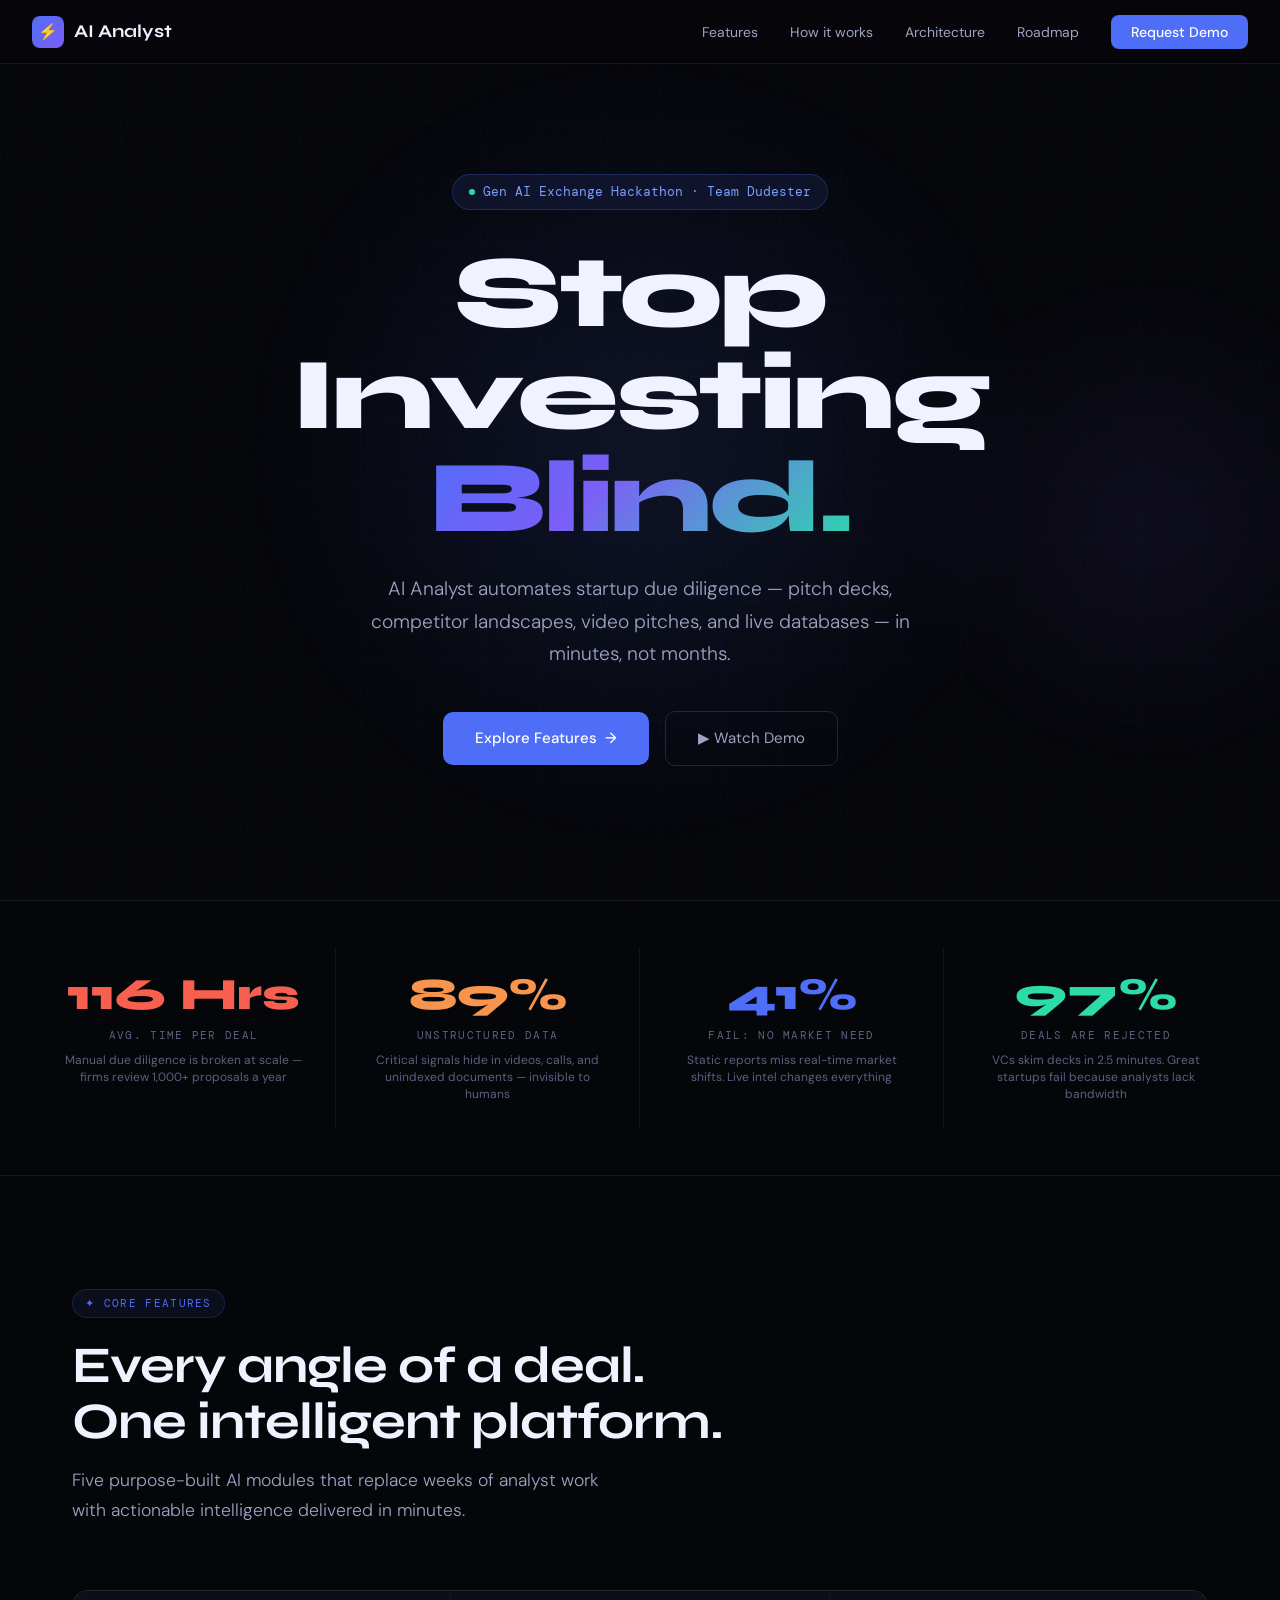
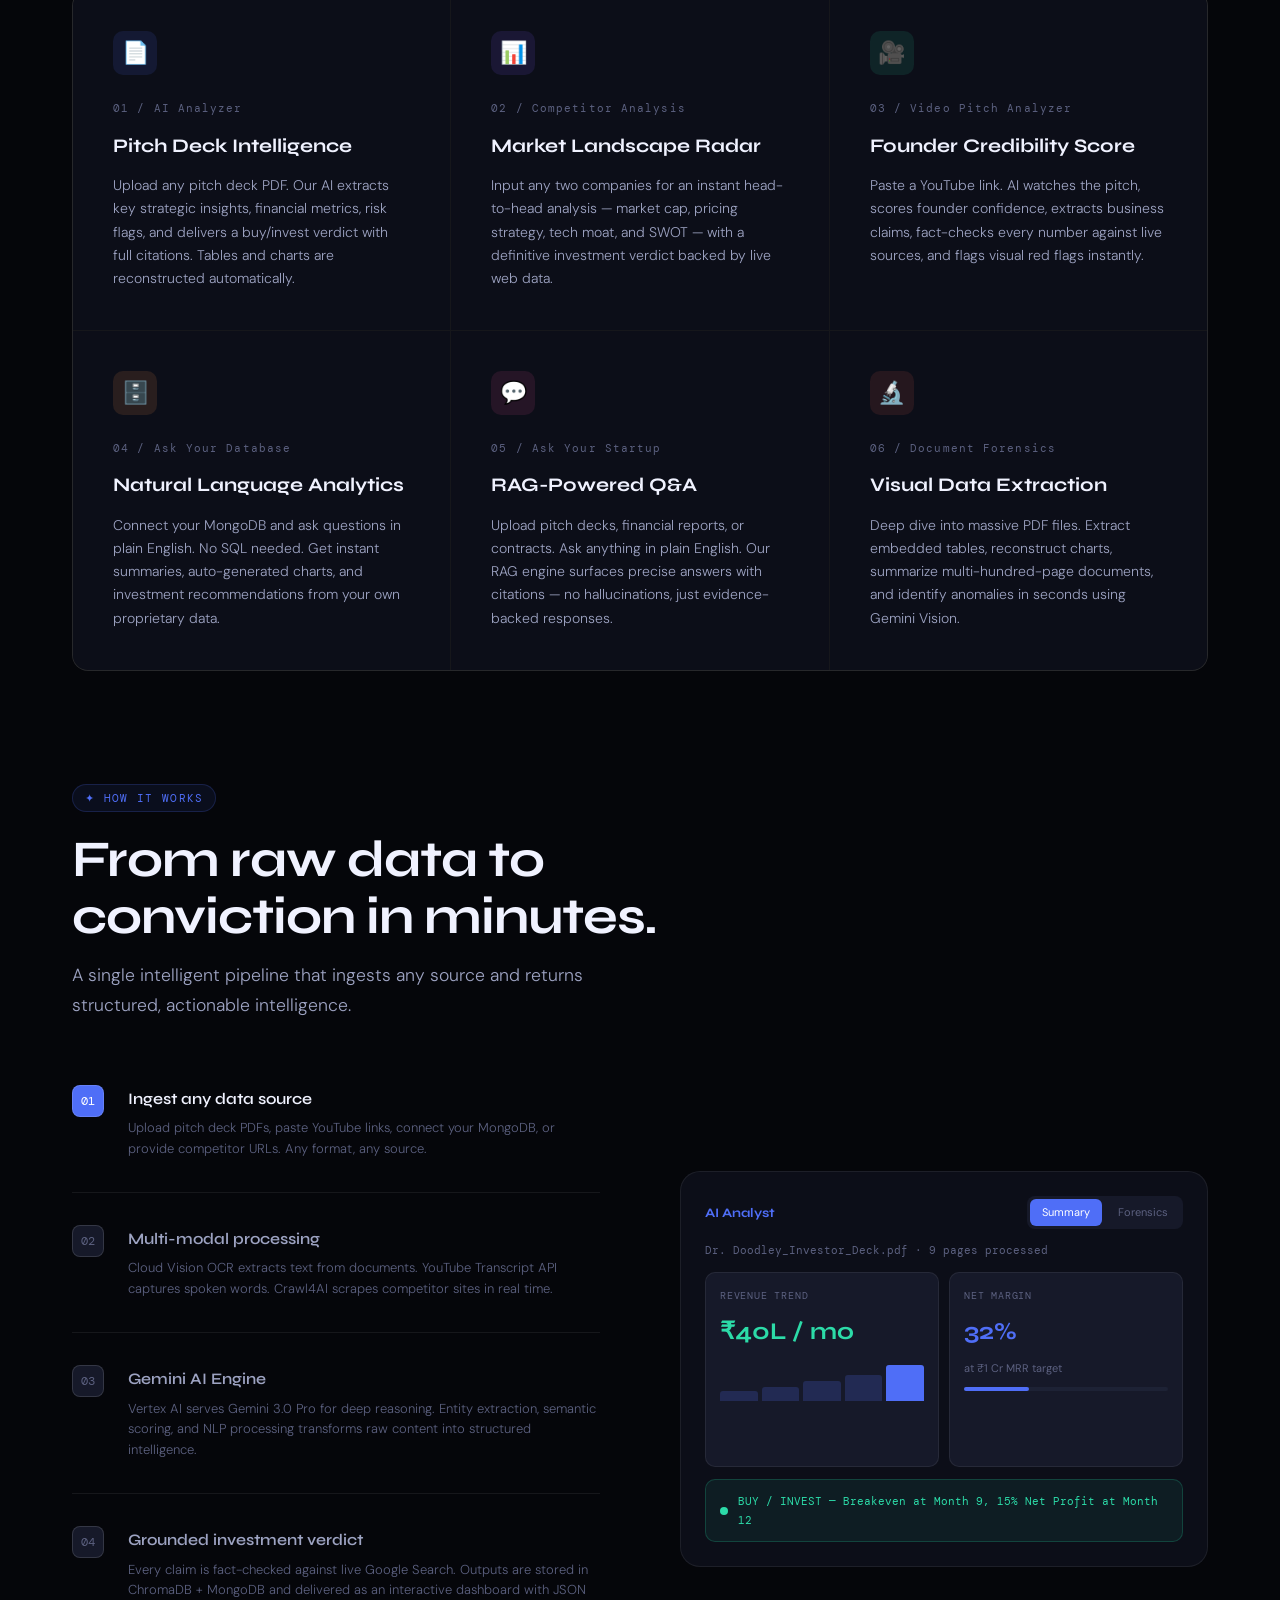
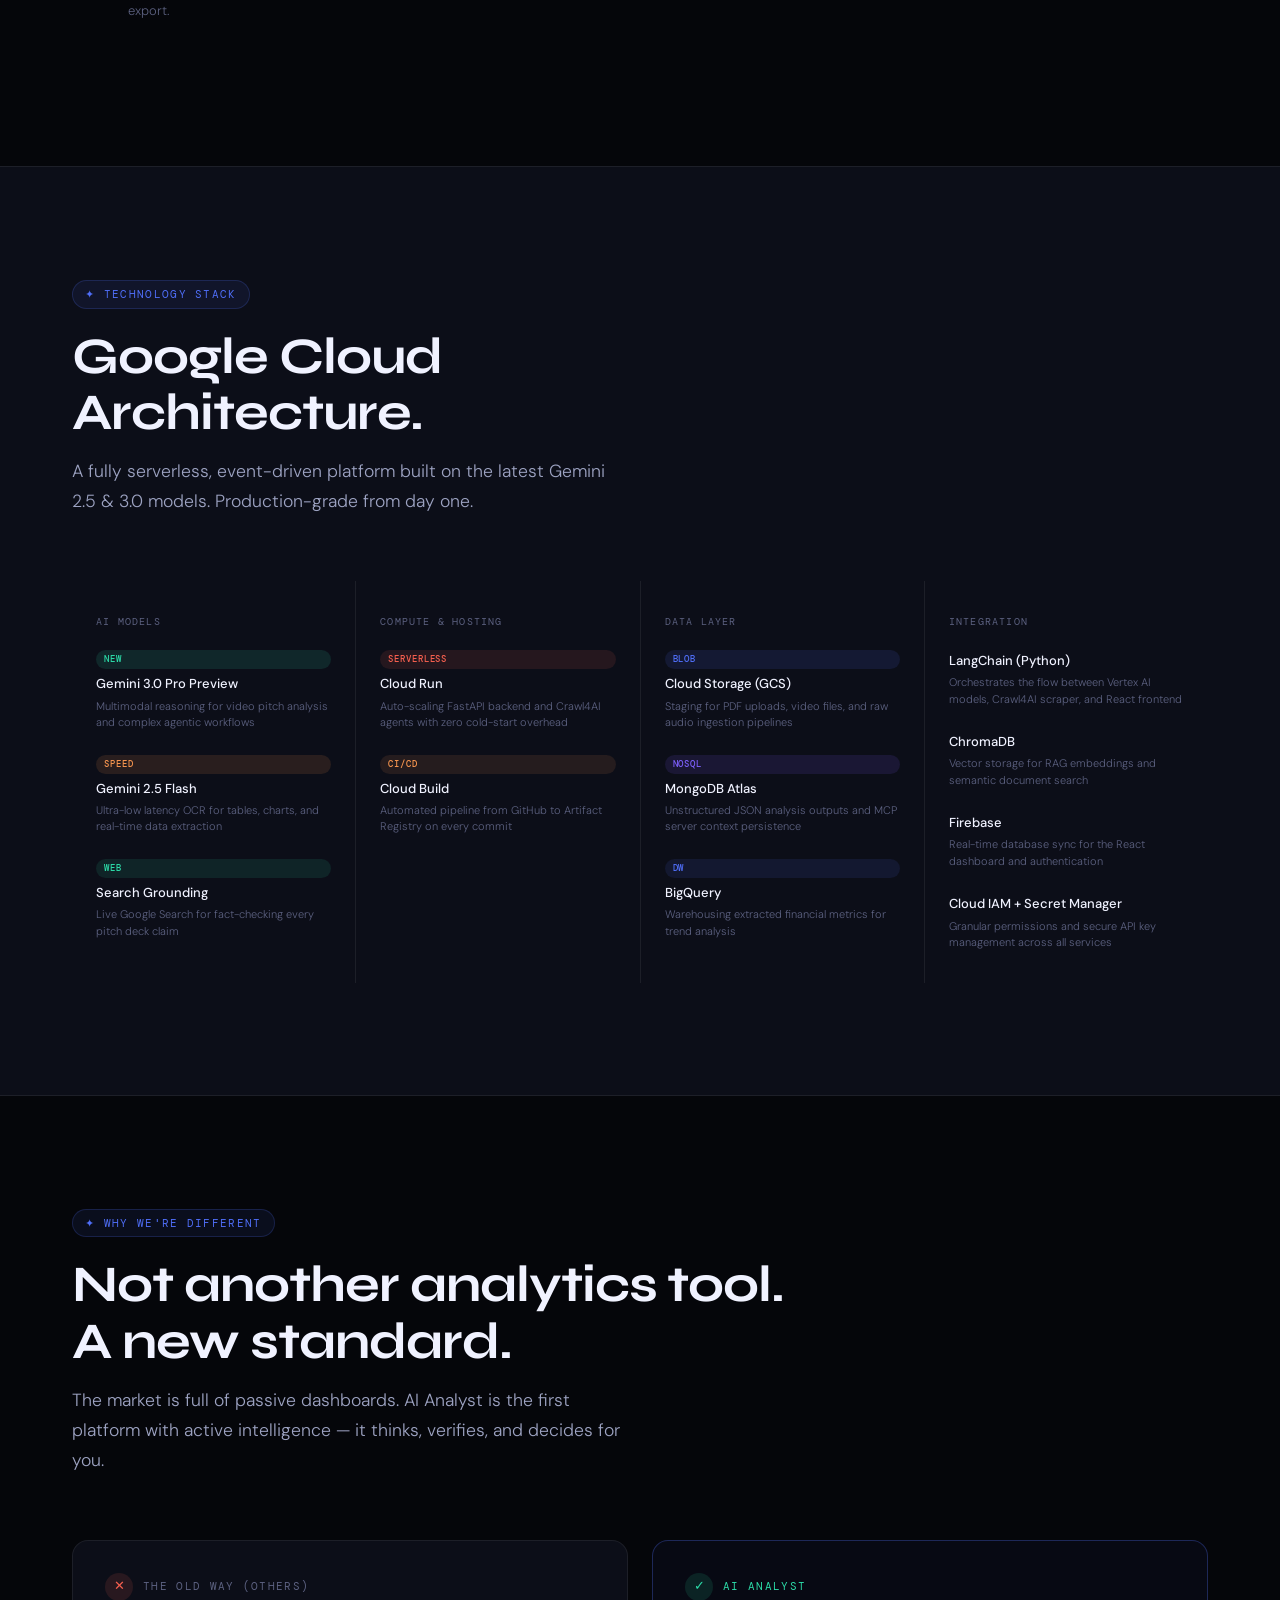
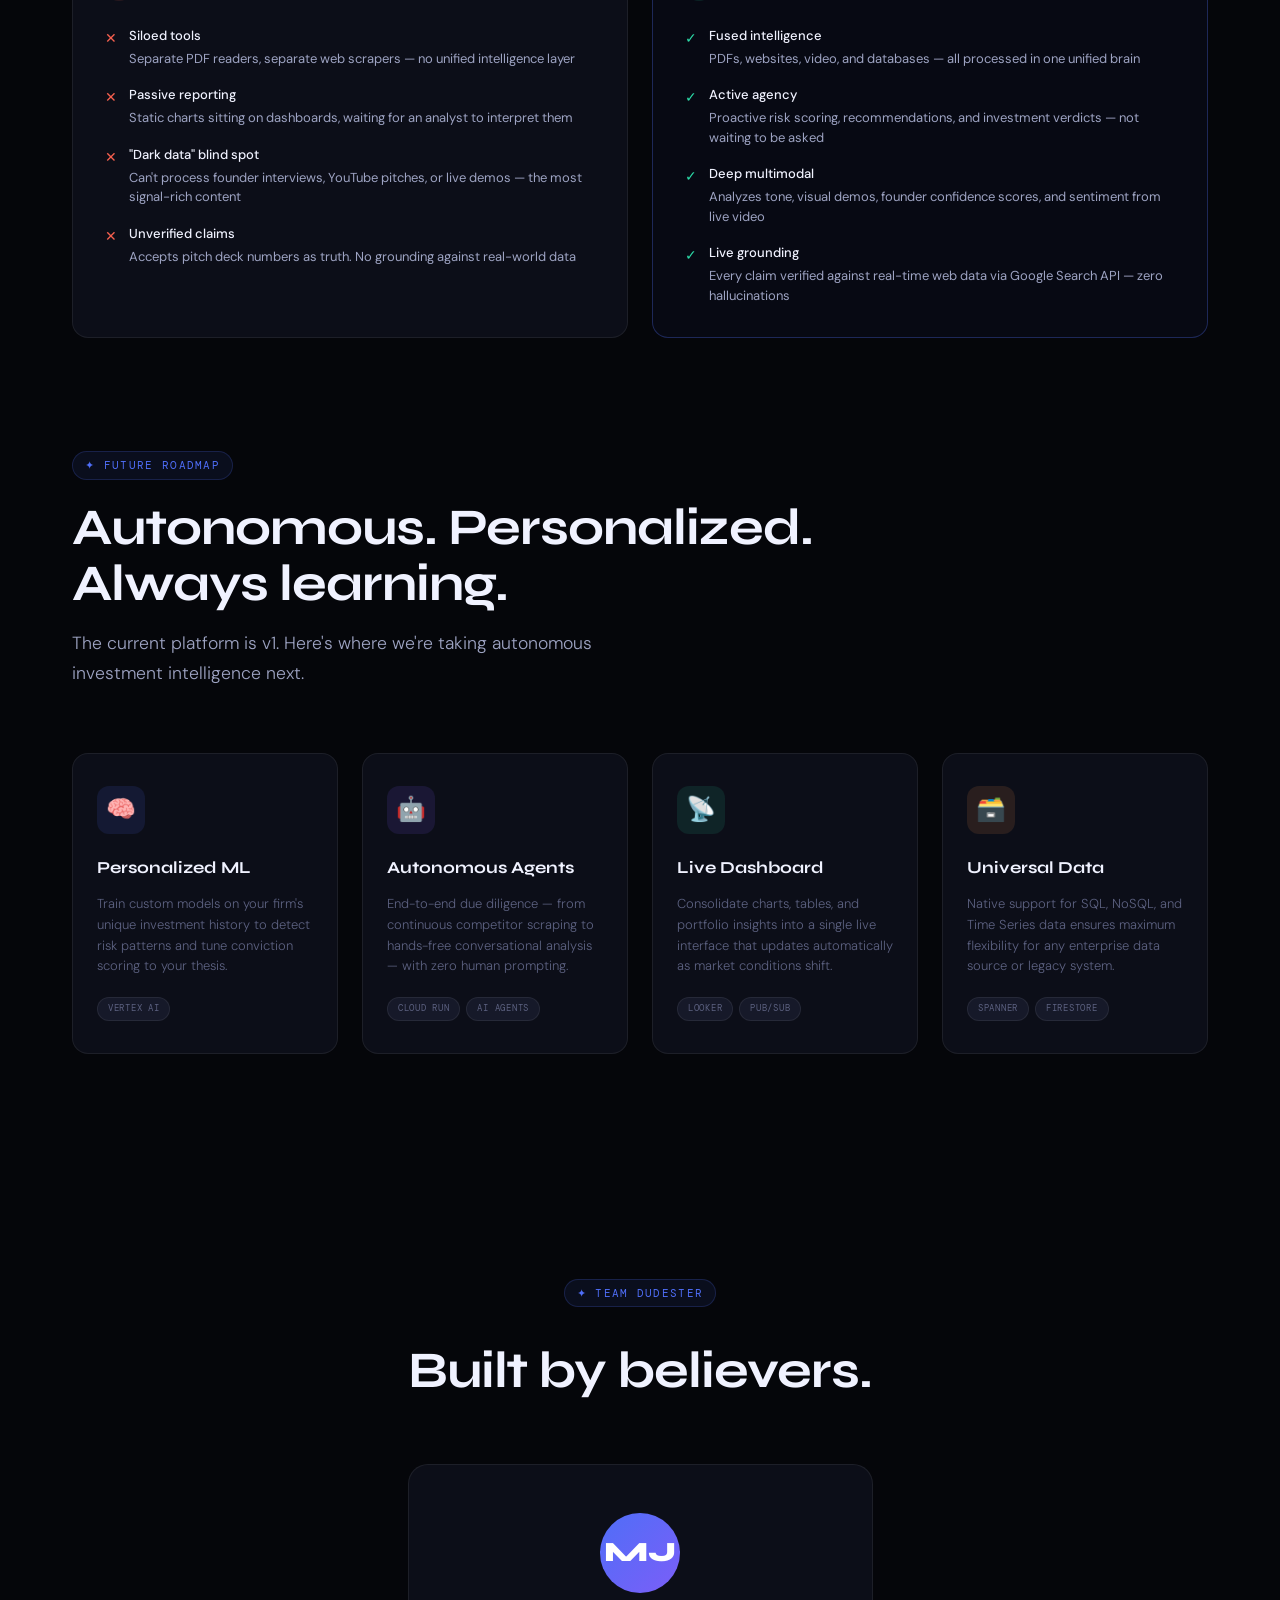
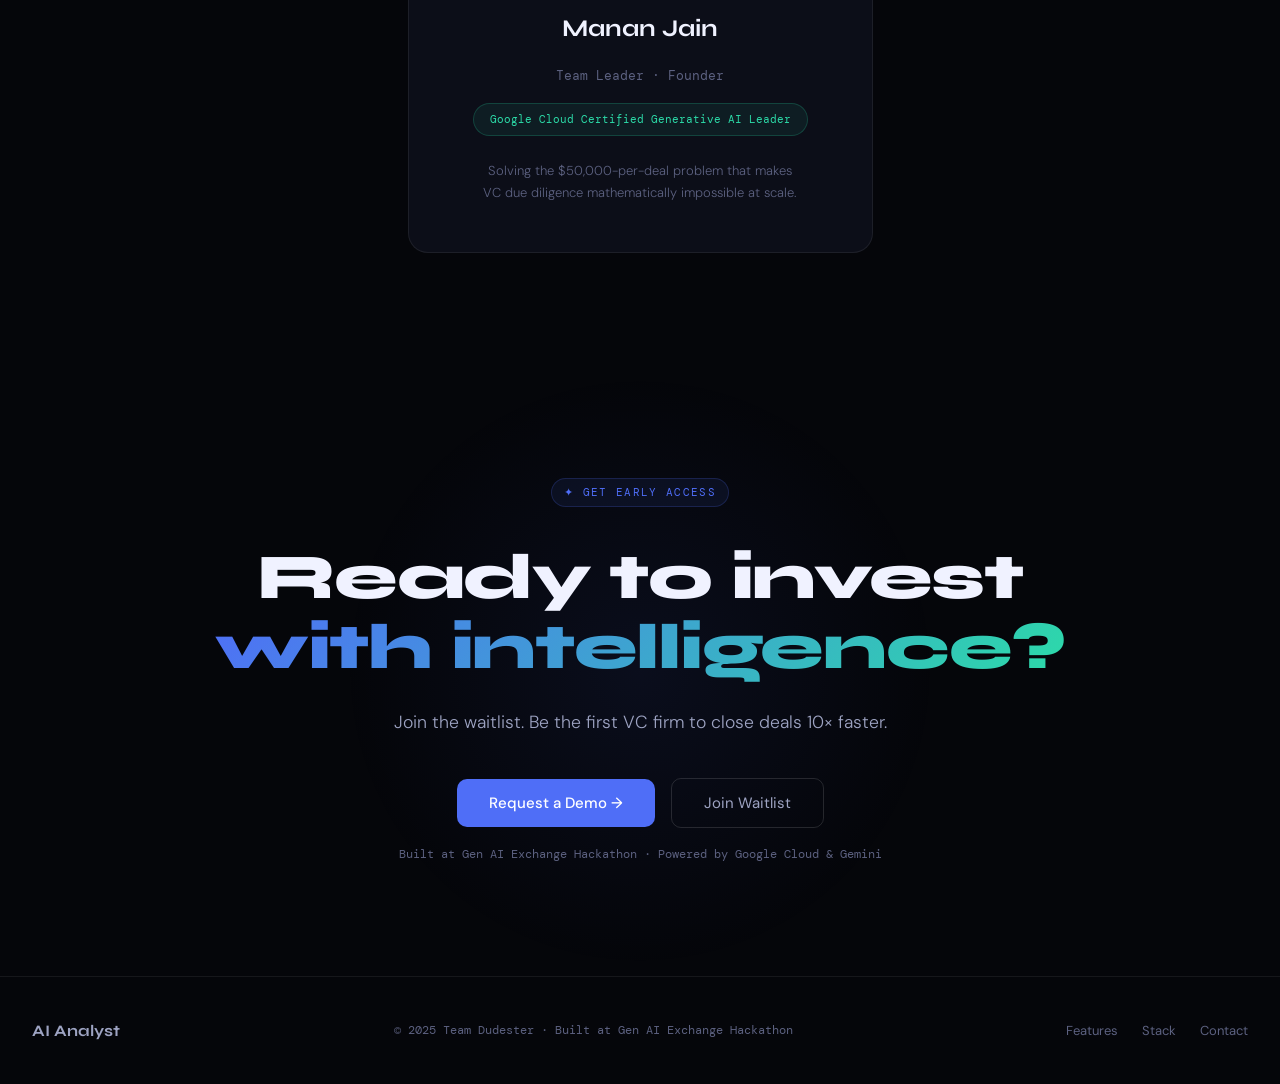
<file: readmes/ai_analyst.html>
<!DOCTYPE html>
<html lang="en">
<head>
<meta charset="UTF-8">
<meta name="viewport" content="width=device-width, initial-scale=1.0">
<title>AI Analyst — Invest with Intelligence</title>
<link href="https://fonts.googleapis.com/css2?family=Syne:wght@400;500;600;700;800&family=DM+Sans:ital,wght@0,300;0,400;0,500;1,300&family=DM+Mono:wght@300;400&display=swap" rel="stylesheet">
<style>
  *, *::before, *::after { box-sizing: border-box; margin: 0; padding: 0; }

  :root {
    --bg: #05060A;
    --bg2: #0C0E18;
    --bg3: #111426;
    --surface: #161929;
    --surface2: #1D2235;
    --border: rgba(255,255,255,0.07);
    --border2: rgba(255,255,255,0.13);
    --accent: #4F6EF7;
    --accent2: #7B5EF8;
    --accent3: #2CDBA8;
    --accent4: #F7954F;
    --text: #F0F2FF;
    --text2: #9DA3C2;
    --text3: #5C6180;
    --glow: rgba(79,110,247,0.18);
    --glow2: rgba(44,219,168,0.12);
    --font-display: 'Syne', sans-serif;
    --font-body: 'DM Sans', sans-serif;
    --font-mono: 'DM Mono', monospace;
  }

  html { scroll-behavior: smooth; }

  body {
    background: var(--bg);
    color: var(--text);
    font-family: var(--font-body);
    font-size: 16px;
    line-height: 1.7;
    overflow-x: hidden;
  }

  /* ─── NOISE TEXTURE ─── */
  body::before {
    content: '';
    position: fixed;
    inset: 0;
    background-image: url("data:image/svg+xml,%3Csvg viewBox='0 0 512 512' xmlns='http://www.w3.org/2000/svg'%3E%3Cfilter id='n'%3E%3CfeTurbulence type='fractalNoise' baseFrequency='0.85' numOctaves='4' stitchTiles='stitch'/%3E%3C/filter%3E%3Crect width='100%25' height='100%25' filter='url(%23n)' opacity='0.03'/%3E%3C/svg%3E");
    pointer-events: none;
    z-index: 0;
    opacity: 0.6;
  }

  /* ─── GRID OVERLAY ─── */
  body::after {
    content: '';
    position: fixed;
    inset: 0;
    background-image: linear-gradient(rgba(79,110,247,0.03) 1px, transparent 1px),
      linear-gradient(90deg, rgba(79,110,247,0.03) 1px, transparent 1px);
    background-size: 60px 60px;
    pointer-events: none;
    z-index: 0;
  }

  /* ─── NAV ─── */
  nav {
    position: fixed;
    top: 0;
    left: 0;
    right: 0;
    z-index: 100;
    padding: 0 2rem;
    height: 64px;
    display: flex;
    align-items: center;
    justify-content: space-between;
    background: rgba(5,6,10,0.8);
    backdrop-filter: blur(20px);
    border-bottom: 1px solid var(--border);
  }

  .nav-logo {
    display: flex;
    align-items: center;
    gap: 10px;
    font-family: var(--font-display);
    font-size: 18px;
    font-weight: 700;
    color: var(--text);
    text-decoration: none;
  }

  .nav-logo-icon {
    width: 32px;
    height: 32px;
    background: linear-gradient(135deg, var(--accent), var(--accent2));
    border-radius: 8px;
    display: flex;
    align-items: center;
    justify-content: center;
    font-size: 16px;
  }

  .nav-links {
    display: flex;
    align-items: center;
    gap: 2rem;
    list-style: none;
  }

  .nav-links a {
    color: var(--text2);
    text-decoration: none;
    font-size: 14px;
    font-weight: 400;
    transition: color 0.2s;
  }

  .nav-links a:hover { color: var(--text); }

  .nav-cta {
    background: var(--accent);
    color: #fff !important;
    padding: 8px 20px;
    border-radius: 8px;
    font-weight: 500 !important;
    font-size: 14px !important;
    transition: opacity 0.2s !important;
  }

  .nav-cta:hover { opacity: 0.85; }

  /* ─── HERO ─── */
  .hero {
    position: relative;
    min-height: 100vh;
    display: flex;
    align-items: center;
    justify-content: center;
    padding: 120px 2rem 80px;
    text-align: center;
    overflow: hidden;
  }

  .hero-glow {
    position: absolute;
    width: 800px;
    height: 800px;
    border-radius: 50%;
    background: radial-gradient(circle, rgba(79,110,247,0.12) 0%, transparent 70%);
    top: 50%;
    left: 50%;
    transform: translate(-50%, -50%);
    pointer-events: none;
  }

  .hero-glow2 {
    position: absolute;
    width: 500px;
    height: 500px;
    border-radius: 50%;
    background: radial-gradient(circle, rgba(123,94,248,0.08) 0%, transparent 70%);
    top: 30%;
    left: 70%;
    pointer-events: none;
  }

  .hero-badge {
    display: inline-flex;
    align-items: center;
    gap: 8px;
    background: rgba(79,110,247,0.1);
    border: 1px solid rgba(79,110,247,0.25);
    border-radius: 100px;
    padding: 6px 16px;
    font-size: 13px;
    color: #7B9EFF;
    margin-bottom: 2rem;
    font-family: var(--font-mono);
    animation: fadeUp 0.8s ease forwards;
  }

  .badge-dot {
    width: 6px;
    height: 6px;
    background: var(--accent3);
    border-radius: 50%;
    animation: pulse 2s infinite;
  }

  @keyframes pulse {
    0%, 100% { opacity: 1; transform: scale(1); }
    50% { opacity: 0.5; transform: scale(0.8); }
  }

  .hero-title {
    font-family: var(--font-display);
    font-size: clamp(3rem, 8vw, 6.5rem);
    font-weight: 800;
    line-height: 1.0;
    letter-spacing: -0.03em;
    margin-bottom: 1.5rem;
    animation: fadeUp 0.8s 0.1s ease both;
  }

  .hero-title .gradient {
    background: linear-gradient(135deg, #4F6EF7 0%, #7B5EF8 40%, #2CDBA8 100%);
    -webkit-background-clip: text;
    -webkit-text-fill-color: transparent;
    background-clip: text;
  }

  .hero-title .outline {
    -webkit-text-stroke: 1px rgba(255,255,255,0.2);
    -webkit-text-fill-color: transparent;
  }

  .hero-sub {
    font-size: clamp(1rem, 2vw, 1.2rem);
    color: var(--text2);
    max-width: 560px;
    margin: 0 auto 2.5rem;
    font-weight: 300;
    animation: fadeUp 0.8s 0.2s ease both;
  }

  .hero-actions {
    display: flex;
    align-items: center;
    justify-content: center;
    gap: 1rem;
    flex-wrap: wrap;
    animation: fadeUp 0.8s 0.3s ease both;
  }

  .btn-primary {
    background: var(--accent);
    color: #fff;
    padding: 14px 32px;
    border-radius: 10px;
    font-size: 15px;
    font-weight: 500;
    text-decoration: none;
    display: inline-flex;
    align-items: center;
    gap: 8px;
    transition: all 0.2s;
    border: none;
    cursor: pointer;
    font-family: var(--font-body);
  }

  .btn-primary:hover {
    background: #3d5de8;
    transform: translateY(-1px);
    box-shadow: 0 12px 40px rgba(79,110,247,0.35);
  }

  .btn-secondary {
    background: transparent;
    color: var(--text2);
    padding: 14px 32px;
    border-radius: 10px;
    font-size: 15px;
    font-weight: 400;
    text-decoration: none;
    display: inline-flex;
    align-items: center;
    gap: 8px;
    border: 1px solid var(--border2);
    transition: all 0.2s;
    cursor: pointer;
    font-family: var(--font-body);
  }

  .btn-secondary:hover {
    border-color: var(--border2);
    color: var(--text);
    background: var(--surface);
  }

  /* ─── STATS STRIP ─── */
  .stats-strip {
    position: relative;
    z-index: 1;
    border-top: 1px solid var(--border);
    border-bottom: 1px solid var(--border);
    padding: 3rem 2rem;
    display: grid;
    grid-template-columns: repeat(4, 1fr);
    gap: 0;
    animation: fadeUp 0.8s 0.5s ease both;
  }

  .stat-item {
    padding: 1.5rem 2rem;
    border-right: 1px solid var(--border);
    text-align: center;
  }

  .stat-item:last-child { border-right: none; }

  .stat-num {
    font-family: var(--font-display);
    font-size: 2.8rem;
    font-weight: 800;
    line-height: 1;
    margin-bottom: 0.5rem;
  }

  .stat-num.red { color: #F7604F; }
  .stat-num.amber { color: var(--accent4); }
  .stat-num.blue { color: var(--accent); }
  .stat-num.green { color: var(--accent3); }

  .stat-label {
    font-size: 11px;
    text-transform: uppercase;
    letter-spacing: 0.12em;
    color: var(--text3);
    font-family: var(--font-mono);
    margin-bottom: 0.5rem;
  }

  .stat-desc {
    font-size: 12px;
    color: var(--text3);
    line-height: 1.4;
  }

  /* ─── SECTION WRAPPER ─── */
  .section {
    position: relative;
    z-index: 1;
    padding: 7rem 2rem;
    max-width: 1200px;
    margin: 0 auto;
  }

  .section-full {
    position: relative;
    z-index: 1;
    padding: 7rem 2rem;
  }

  .section-badge {
    display: inline-flex;
    align-items: center;
    gap: 6px;
    font-family: var(--font-mono);
    font-size: 11px;
    text-transform: uppercase;
    letter-spacing: 0.12em;
    color: var(--accent);
    background: rgba(79,110,247,0.08);
    border: 1px solid rgba(79,110,247,0.2);
    padding: 4px 12px;
    border-radius: 100px;
    margin-bottom: 1.25rem;
  }

  .section-title {
    font-family: var(--font-display);
    font-size: clamp(2rem, 4vw, 3.2rem);
    font-weight: 700;
    line-height: 1.1;
    letter-spacing: -0.02em;
    margin-bottom: 1rem;
  }

  .section-sub {
    font-size: 1.1rem;
    color: var(--text2);
    max-width: 560px;
    font-weight: 300;
    line-height: 1.7;
  }

  /* ─── FEATURES GRID ─── */
  .features-grid {
    display: grid;
    grid-template-columns: repeat(3, 1fr);
    gap: 1px;
    background: var(--border);
    border: 1px solid var(--border);
    border-radius: 16px;
    overflow: hidden;
    margin-top: 4rem;
  }

  .feature-card {
    background: var(--bg2);
    padding: 2.5rem;
    transition: background 0.3s;
    position: relative;
    overflow: hidden;
  }

  .feature-card::before {
    content: '';
    position: absolute;
    top: 0; left: 0; right: 0;
    height: 2px;
    background: linear-gradient(90deg, transparent, var(--accent), transparent);
    opacity: 0;
    transition: opacity 0.3s;
  }

  .feature-card:hover {
    background: var(--bg3);
  }

  .feature-card:hover::before { opacity: 1; }

  .feature-icon {
    width: 44px;
    height: 44px;
    border-radius: 10px;
    display: flex;
    align-items: center;
    justify-content: center;
    font-size: 22px;
    margin-bottom: 1.5rem;
    flex-shrink: 0;
  }

  .icon-blue { background: rgba(79,110,247,0.12); color: var(--accent); }
  .icon-purple { background: rgba(123,94,248,0.12); color: var(--accent2); }
  .icon-teal { background: rgba(44,219,168,0.1); color: var(--accent3); }
  .icon-orange { background: rgba(247,149,79,0.12); color: var(--accent4); }
  .icon-red { background: rgba(247,96,79,0.1); color: #F7604F; }
  .icon-pink { background: rgba(247,79,160,0.1); color: #F74FA0; }

  .feature-num {
    font-family: var(--font-mono);
    font-size: 11px;
    color: var(--text3);
    margin-bottom: 0.75rem;
    letter-spacing: 0.1em;
  }

  .feature-title {
    font-family: var(--font-display);
    font-size: 1.2rem;
    font-weight: 700;
    margin-bottom: 0.75rem;
    color: var(--text);
  }

  .feature-desc {
    font-size: 14px;
    color: var(--text2);
    line-height: 1.65;
    font-weight: 300;
  }

  /* ─── HOW IT WORKS ─── */
  .how-wrapper {
    display: grid;
    grid-template-columns: 1fr 1fr;
    gap: 5rem;
    align-items: center;
    margin-top: 4rem;
  }

  .steps-list {
    display: flex;
    flex-direction: column;
    gap: 0;
  }

  .step-item {
    display: flex;
    gap: 1.5rem;
    padding: 2rem 0;
    border-bottom: 1px solid var(--border);
    cursor: pointer;
    transition: all 0.2s;
  }

  .step-item:first-child { padding-top: 0; }
  .step-item:last-child { border-bottom: none; }

  .step-item.active .step-num { background: var(--accent); color: #fff; }
  .step-item.active .step-title { color: var(--text); }

  .step-num {
    width: 32px;
    height: 32px;
    border-radius: 8px;
    background: var(--surface);
    border: 1px solid var(--border2);
    display: flex;
    align-items: center;
    justify-content: center;
    font-family: var(--font-mono);
    font-size: 12px;
    color: var(--text3);
    flex-shrink: 0;
    transition: all 0.2s;
  }

  .step-title {
    font-family: var(--font-display);
    font-size: 1rem;
    font-weight: 600;
    color: var(--text2);
    margin-bottom: 0.4rem;
    transition: color 0.2s;
  }

  .step-desc {
    font-size: 13px;
    color: var(--text3);
    font-weight: 300;
    line-height: 1.6;
  }

  .how-visual {
    background: var(--bg2);
    border: 1px solid var(--border);
    border-radius: 20px;
    overflow: hidden;
    aspect-ratio: 4/3;
    position: relative;
    display: flex;
    align-items: center;
    justify-content: center;
  }

  /* ─── DASHBOARD MOCKUP ─── */
  .dashboard-mockup {
    width: 100%;
    height: 100%;
    padding: 1.5rem;
    display: flex;
    flex-direction: column;
    gap: 12px;
  }

  .mock-header {
    display: flex;
    align-items: center;
    justify-content: space-between;
  }

  .mock-logo {
    font-family: var(--font-display);
    font-size: 13px;
    font-weight: 700;
    color: var(--accent);
  }

  .mock-tabs {
    display: flex;
    gap: 4px;
    background: var(--surface);
    border-radius: 8px;
    padding: 3px;
  }

  .mock-tab {
    padding: 4px 12px;
    border-radius: 6px;
    font-size: 11px;
    color: var(--text3);
  }

  .mock-tab.active {
    background: var(--accent);
    color: #fff;
  }

  .mock-grid {
    display: grid;
    grid-template-columns: 1fr 1fr;
    gap: 10px;
    flex: 1;
  }

  .mock-card {
    background: var(--surface);
    border-radius: 10px;
    padding: 14px;
    border: 1px solid var(--border);
  }

  .mock-card-label {
    font-size: 10px;
    color: var(--text3);
    font-family: var(--font-mono);
    text-transform: uppercase;
    letter-spacing: 0.08em;
    margin-bottom: 8px;
  }

  .mock-card-val {
    font-family: var(--font-display);
    font-size: 1.5rem;
    font-weight: 700;
  }

  .mock-card-val.up { color: var(--accent3); }
  .mock-card-val.neutral { color: var(--accent); }

  .mock-bars {
    display: flex;
    align-items: flex-end;
    gap: 4px;
    height: 40px;
    margin-top: 8px;
  }

  .mock-bar {
    flex: 1;
    border-radius: 3px 3px 0 0;
    background: rgba(79,110,247,0.2);
    transition: all 0.3s;
  }

  .mock-bar.active { background: var(--accent); }

  .mock-verdict {
    background: rgba(44,219,168,0.08);
    border: 1px solid rgba(44,219,168,0.2);
    border-radius: 10px;
    padding: 12px 14px;
    display: flex;
    align-items: center;
    gap: 10px;
  }

  .verdict-dot {
    width: 8px;
    height: 8px;
    background: var(--accent3);
    border-radius: 50%;
    flex-shrink: 0;
  }

  .verdict-text {
    font-size: 11px;
    color: var(--accent3);
    font-family: var(--font-mono);
  }

  /* ─── ARCHITECTURE ─── */
  .arch-section {
    background: var(--bg2);
    border-top: 1px solid var(--border);
    border-bottom: 1px solid var(--border);
  }

  .arch-grid {
    display: grid;
    grid-template-columns: repeat(4, 1fr);
    gap: 1px;
    background: var(--border);
    margin-top: 4rem;
  }

  .arch-card {
    background: var(--bg2);
    padding: 2rem 1.5rem;
    transition: background 0.2s;
  }

  .arch-card:hover { background: var(--bg3); }

  .arch-card-label {
    font-size: 10px;
    font-family: var(--font-mono);
    text-transform: uppercase;
    letter-spacing: 0.12em;
    color: var(--text3);
    margin-bottom: 1.25rem;
  }

  .arch-service {
    display: flex;
    flex-direction: column;
    gap: 0.75rem;
  }

  .arch-item {
    display: flex;
    flex-direction: column;
    gap: 2px;
  }

  .arch-name {
    font-size: 13px;
    font-weight: 500;
    color: var(--text);
  }

  .arch-tag {
    display: inline-block;
    font-family: var(--font-mono);
    font-size: 9px;
    text-transform: uppercase;
    letter-spacing: 0.1em;
    padding: 2px 8px;
    border-radius: 100px;
    margin-bottom: 2px;
    font-weight: 500;
  }

  .tag-new { background: rgba(44,219,168,0.12); color: var(--accent3); }
  .tag-fast { background: rgba(247,149,79,0.12); color: var(--accent4); }
  .tag-blob { background: rgba(79,110,247,0.12); color: var(--accent); }
  .tag-nosql { background: rgba(123,94,248,0.12); color: var(--accent2); }
  .tag-serverless { background: rgba(247,96,79,0.1); color: #F7604F; }

  .arch-sub {
    font-size: 11px;
    color: var(--text3);
    line-height: 1.5;
    font-weight: 300;
  }

  /* ─── COMPARISON ─── */
  .compare-grid {
    display: grid;
    grid-template-columns: 1fr 1fr;
    gap: 1.5rem;
    margin-top: 4rem;
  }

  .compare-card {
    background: var(--bg2);
    border: 1px solid var(--border);
    border-radius: 16px;
    padding: 2rem;
  }

  .compare-card.ours {
    border-color: rgba(79,110,247,0.3);
    background: rgba(79,110,247,0.04);
  }

  .compare-header {
    display: flex;
    align-items: center;
    gap: 10px;
    margin-bottom: 1.5rem;
  }

  .compare-icon-bad {
    width: 28px; height: 28px;
    background: rgba(247,96,79,0.12);
    border-radius: 50%;
    display: flex; align-items: center; justify-content: center;
    font-size: 13px;
    color: #F7604F;
  }

  .compare-icon-good {
    width: 28px; height: 28px;
    background: rgba(44,219,168,0.12);
    border-radius: 50%;
    display: flex; align-items: center; justify-content: center;
    font-size: 13px;
    color: var(--accent3);
  }

  .compare-label {
    font-size: 11px;
    font-family: var(--font-mono);
    text-transform: uppercase;
    letter-spacing: 0.12em;
    color: var(--text3);
  }

  .compare-rows {
    display: flex;
    flex-direction: column;
    gap: 1rem;
  }

  .compare-row {
    display: flex;
    gap: 12px;
    align-items: flex-start;
  }

  .compare-row-icon {
    font-size: 14px;
    margin-top: 2px;
    flex-shrink: 0;
  }

  .compare-row-text {
    font-size: 13px;
    color: var(--text2);
    line-height: 1.5;
  }

  .compare-row-title {
    font-size: 13px;
    font-weight: 500;
    color: var(--text);
    margin-bottom: 2px;
  }

  /* ─── FUTURE SCOPE ─── */
  .future-grid {
    display: grid;
    grid-template-columns: repeat(4, 1fr);
    gap: 1.5rem;
    margin-top: 4rem;
  }

  .future-card {
    background: var(--bg2);
    border: 1px solid var(--border);
    border-radius: 16px;
    padding: 2rem 1.5rem;
    transition: all 0.3s;
    position: relative;
    overflow: hidden;
  }

  .future-card::after {
    content: '';
    position: absolute;
    bottom: 0; left: 0; right: 0;
    height: 3px;
    transition: opacity 0.3s;
    opacity: 0;
  }

  .future-card.fc1::after { background: var(--accent); }
  .future-card.fc2::after { background: var(--accent2); }
  .future-card.fc3::after { background: var(--accent3); }
  .future-card.fc4::after { background: var(--accent4); }

  .future-card:hover { background: var(--bg3); transform: translateY(-3px); }
  .future-card:hover::after { opacity: 1; }

  .future-icon {
    width: 48px; height: 48px;
    border-radius: 12px;
    display: flex; align-items: center; justify-content: center;
    font-size: 24px;
    margin-bottom: 1.25rem;
  }

  .future-title {
    font-family: var(--font-display);
    font-size: 1.05rem;
    font-weight: 700;
    margin-bottom: 0.75rem;
  }

  .future-desc {
    font-size: 13px;
    color: var(--text3);
    line-height: 1.6;
    font-weight: 300;
    margin-bottom: 1.25rem;
  }

  .future-tags {
    display: flex;
    flex-wrap: wrap;
    gap: 6px;
  }

  .ftag {
    font-family: var(--font-mono);
    font-size: 9px;
    text-transform: uppercase;
    letter-spacing: 0.08em;
    padding: 3px 10px;
    border-radius: 100px;
    color: var(--text3);
    background: var(--surface);
    border: 1px solid var(--border);
  }

  /* ─── TEAM ─── */
  .team-section {
    text-align: center;
    padding: 7rem 2rem;
  }

  .team-card {
    display: inline-flex;
    flex-direction: column;
    align-items: center;
    gap: 1rem;
    background: var(--bg2);
    border: 1px solid var(--border);
    border-radius: 20px;
    padding: 3rem 4rem;
    margin-top: 3rem;
  }

  .team-avatar {
    width: 80px;
    height: 80px;
    border-radius: 50%;
    background: linear-gradient(135deg, var(--accent), var(--accent2));
    display: flex;
    align-items: center;
    justify-content: center;
    font-family: var(--font-display);
    font-size: 28px;
    font-weight: 800;
    color: #fff;
  }

  .team-name {
    font-family: var(--font-display);
    font-size: 1.5rem;
    font-weight: 700;
  }

  .team-role {
    font-size: 13px;
    color: var(--text3);
    font-family: var(--font-mono);
  }

  .team-badge {
    background: rgba(44,219,168,0.08);
    border: 1px solid rgba(44,219,168,0.2);
    color: var(--accent3);
    font-family: var(--font-mono);
    font-size: 11px;
    padding: 6px 16px;
    border-radius: 100px;
  }

  /* ─── CTA ─── */
  .cta-section {
    text-align: center;
    padding: 7rem 2rem;
    position: relative;
  }

  .cta-section::before {
    content: '';
    position: absolute;
    width: 600px;
    height: 600px;
    border-radius: 50%;
    background: radial-gradient(circle, rgba(79,110,247,0.08) 0%, transparent 70%);
    top: 50%;
    left: 50%;
    transform: translate(-50%, -50%);
  }

  .cta-title {
    font-family: var(--font-display);
    font-size: clamp(2.5rem, 5vw, 4rem);
    font-weight: 800;
    line-height: 1.1;
    letter-spacing: -0.02em;
    margin-bottom: 1.5rem;
  }

  .cta-sub {
    font-size: 1.1rem;
    color: var(--text2);
    margin-bottom: 2.5rem;
    font-weight: 300;
  }

  .cta-note {
    font-size: 12px;
    color: var(--text3);
    font-family: var(--font-mono);
    margin-top: 1rem;
  }

  /* ─── FOOTER ─── */
  footer {
    border-top: 1px solid var(--border);
    padding: 2.5rem 2rem;
    display: flex;
    align-items: center;
    justify-content: space-between;
    position: relative;
    z-index: 1;
  }

  .footer-logo {
    font-family: var(--font-display);
    font-size: 16px;
    font-weight: 700;
    color: var(--text2);
  }

  .footer-text {
    font-size: 12px;
    color: var(--text3);
    font-family: var(--font-mono);
  }

  .footer-links {
    display: flex;
    gap: 1.5rem;
  }

  .footer-links a {
    font-size: 13px;
    color: var(--text3);
    text-decoration: none;
    transition: color 0.2s;
  }

  .footer-links a:hover { color: var(--text); }

  /* ─── ANIMATIONS ─── */
  @keyframes fadeUp {
    from { opacity: 0; transform: translateY(24px); }
    to { opacity: 1; transform: translateY(0); }
  }

  .reveal {
    opacity: 0;
    transform: translateY(30px);
    transition: all 0.7s ease;
  }

  .reveal.visible {
    opacity: 1;
    transform: none;
  }

  /* ─── SCROLLBAR ─── */
  ::-webkit-scrollbar { width: 6px; }
  ::-webkit-scrollbar-track { background: var(--bg); }
  ::-webkit-scrollbar-thumb { background: var(--surface2); border-radius: 3px; }

  @media (max-width: 900px) {
    .stats-strip { grid-template-columns: repeat(2, 1fr); }
    .features-grid { grid-template-columns: 1fr; }
    .how-wrapper { grid-template-columns: 1fr; }
    .arch-grid { grid-template-columns: repeat(2, 1fr); }
    .compare-grid { grid-template-columns: 1fr; }
    .future-grid { grid-template-columns: repeat(2, 1fr); }
    .nav-links { display: none; }
  }
</style>
</head>
<body>

<!-- NAV -->
<nav>
  <a href="#" class="nav-logo">
    <div class="nav-logo-icon">⚡</div>
    AI Analyst
  </a>
  <ul class="nav-links">
    <li><a href="#features">Features</a></li>
    <li><a href="#how">How it works</a></li>
    <li><a href="#stack">Architecture</a></li>
    <li><a href="#scope">Roadmap</a></li>
    <li><a href="#contact" class="nav-cta">Request Demo</a></li>
  </ul>
</nav>

<!-- HERO -->
<section class="hero">
  <div class="hero-glow"></div>
  <div class="hero-glow2"></div>
  <div style="position:relative; z-index:1; max-width: 900px;">
    <div class="hero-badge">
      <div class="badge-dot"></div>
      Gen AI Exchange Hackathon · Team Dudester
    </div>
    <h1 class="hero-title">
      Stop Investing<br>
      <span class="gradient">Blind.</span>
    </h1>
    <p class="hero-sub">AI Analyst automates startup due diligence — pitch decks, competitor landscapes, video pitches, and live databases — in minutes, not months.</p>
    <div class="hero-actions">
      <a href="#features" class="btn-primary">
        <span>Explore Features</span>
        <span>→</span>
      </a>
      <a href="#how" class="btn-secondary">
        <span>▶ Watch Demo</span>
      </a>
    </div>
  </div>
</section>

<!-- STATS STRIP -->
<div class="stats-strip reveal">
  <div class="stat-item">
    <div class="stat-num red">118 Hrs</div>
    <div class="stat-label">Avg. time per deal</div>
    <div class="stat-desc">Manual due diligence is broken at scale — firms review 1,000+ proposals a year</div>
  </div>
  <div class="stat-item">
    <div class="stat-num amber">90%</div>
    <div class="stat-label">Unstructured data</div>
    <div class="stat-desc">Critical signals hide in videos, calls, and unindexed documents — invisible to humans</div>
  </div>
  <div class="stat-item">
    <div class="stat-num blue">42%</div>
    <div class="stat-label">Fail: no market need</div>
    <div class="stat-desc">Static reports miss real-time market shifts. Live intel changes everything</div>
  </div>
  <div class="stat-item">
    <div class="stat-num green">~99%</div>
    <div class="stat-label">Deals are rejected</div>
    <div class="stat-desc">VCs skim decks in 2.5 minutes. Great startups fail because analysts lack bandwidth</div>
  </div>
</div>

<!-- FEATURES -->
<section class="section" id="features">
  <div class="reveal">
    <div class="section-badge">✦ Core Features</div>
    <h2 class="section-title">Every angle of a deal.<br>One intelligent platform.</h2>
    <p class="section-sub">Five purpose-built AI modules that replace weeks of analyst work with actionable intelligence delivered in minutes.</p>
  </div>

  <div class="features-grid reveal">
    <div class="feature-card">
      <div class="feature-icon icon-blue">📄</div>
      <div class="feature-num">01 / AI Analyzer</div>
      <div class="feature-title">Pitch Deck Intelligence</div>
      <div class="feature-desc">Upload any pitch deck PDF. Our AI extracts key strategic insights, financial metrics, risk flags, and delivers a buy/invest verdict with full citations. Tables and charts are reconstructed automatically.</div>
    </div>
    <div class="feature-card">
      <div class="feature-icon icon-purple">📊</div>
      <div class="feature-num">02 / Competitor Analysis</div>
      <div class="feature-title">Market Landscape Radar</div>
      <div class="feature-desc">Input any two companies for an instant head-to-head analysis — market cap, pricing strategy, tech moat, and SWOT — with a definitive investment verdict backed by live web data.</div>
    </div>
    <div class="feature-card">
      <div class="feature-icon icon-teal">🎥</div>
      <div class="feature-num">03 / Video Pitch Analyzer</div>
      <div class="feature-title">Founder Credibility Score</div>
      <div class="feature-desc">Paste a YouTube link. AI watches the pitch, scores founder confidence, extracts business claims, fact-checks every number against live sources, and flags visual red flags instantly.</div>
    </div>
    <div class="feature-card">
      <div class="feature-icon icon-orange">🗄️</div>
      <div class="feature-num">04 / Ask Your Database</div>
      <div class="feature-title">Natural Language Analytics</div>
      <div class="feature-desc">Connect your MongoDB and ask questions in plain English. No SQL needed. Get instant summaries, auto-generated charts, and investment recommendations from your own proprietary data.</div>
    </div>
    <div class="feature-card">
      <div class="feature-icon icon-pink">💬</div>
      <div class="feature-num">05 / Ask Your Startup</div>
      <div class="feature-title">RAG-Powered Q&amp;A</div>
      <div class="feature-desc">Upload pitch decks, financial reports, or contracts. Ask anything in plain English. Our RAG engine surfaces precise answers with citations — no hallucinations, just evidence-backed responses.</div>
    </div>
    <div class="feature-card">
      <div class="feature-icon icon-red">🔬</div>
      <div class="feature-num">06 / Document Forensics</div>
      <div class="feature-title">Visual Data Extraction</div>
      <div class="feature-desc">Deep dive into massive PDF files. Extract embedded tables, reconstruct charts, summarize multi-hundred-page documents, and identify anomalies in seconds using Gemini Vision.</div>
    </div>
  </div>
</section>

<!-- HOW IT WORKS -->
<section class="section" id="how" style="padding-top: 0;">
  <div class="reveal">
    <div class="section-badge">✦ How It Works</div>
    <h2 class="section-title">From raw data to<br>conviction in minutes.</h2>
    <p class="section-sub">A single intelligent pipeline that ingests any source and returns structured, actionable intelligence.</p>
  </div>

  <div class="how-wrapper">
    <div class="steps-list reveal">
      <div class="step-item active" onclick="setStep(this, 0)">
        <div class="step-num">01</div>
        <div>
          <div class="step-title">Ingest any data source</div>
          <div class="step-desc">Upload pitch deck PDFs, paste YouTube links, connect your MongoDB, or provide competitor URLs. Any format, any source.</div>
        </div>
      </div>
      <div class="step-item" onclick="setStep(this, 1)">
        <div class="step-num">02</div>
        <div>
          <div class="step-title">Multi-modal processing</div>
          <div class="step-desc">Cloud Vision OCR extracts text from documents. YouTube Transcript API captures spoken words. Crawl4AI scrapes competitor sites in real time.</div>
        </div>
      </div>
      <div class="step-item" onclick="setStep(this, 2)">
        <div class="step-num">03</div>
        <div>
          <div class="step-title">Gemini AI Engine</div>
          <div class="step-desc">Vertex AI serves Gemini 3.0 Pro for deep reasoning. Entity extraction, semantic scoring, and NLP processing transforms raw content into structured intelligence.</div>
        </div>
      </div>
      <div class="step-item" onclick="setStep(this, 3)">
        <div class="step-num">04</div>
        <div>
          <div class="step-title">Grounded investment verdict</div>
          <div class="step-desc">Every claim is fact-checked against live Google Search. Outputs are stored in ChromaDB + MongoDB and delivered as an interactive dashboard with JSON export.</div>
        </div>
      </div>
    </div>

    <div class="how-visual reveal" id="how-visual">
      <div class="dashboard-mockup" id="mock-content">
        <!-- Step 0 -->
        <div class="mock-header">
          <div class="mock-logo">AI Analyst</div>
          <div class="mock-tabs">
            <div class="mock-tab active">Summary</div>
            <div class="mock-tab">Forensics</div>
          </div>
        </div>
        <div style="font-size:11px; color: var(--text3); font-family: var(--font-mono);">Dr. Doodley_Investor_Deck.pdf · 9 pages processed</div>
        <div class="mock-grid">
          <div class="mock-card">
            <div class="mock-card-label">Revenue Trend</div>
            <div class="mock-card-val up">₹40L / mo</div>
            <div class="mock-bars">
              <div class="mock-bar" style="height:25%"></div>
              <div class="mock-bar" style="height:35%"></div>
              <div class="mock-bar" style="height:50%"></div>
              <div class="mock-bar" style="height:65%"></div>
              <div class="mock-bar active" style="height:90%"></div>
            </div>
          </div>
          <div class="mock-card">
            <div class="mock-card-label">Net Margin</div>
            <div class="mock-card-val neutral">32%</div>
            <div style="font-size:11px; color: var(--text3); margin-top:6px;">at ₹1 Cr MRR target</div>
            <div style="margin-top:10px; height:4px; background: var(--surface2); border-radius:2px;"><div style="width:32%; height:100%; background: var(--accent); border-radius:2px;"></div></div>
          </div>
        </div>
        <div class="mock-verdict">
          <div class="verdict-dot"></div>
          <div class="verdict-text">BUY / INVEST — Breakeven at Month 9, 15% Net Profit at Month 12</div>
        </div>
      </div>
    </div>
  </div>
</section>

<!-- ARCHITECTURE -->
<div class="arch-section section-full" id="stack">
  <div class="section" style="padding-top:0; padding-bottom:0;">
    <div class="reveal">
      <div class="section-badge">✦ Technology Stack</div>
      <h2 class="section-title">Google Cloud<br>Architecture.</h2>
      <p class="section-sub">A fully serverless, event-driven platform built on the latest Gemini 2.5 &amp; 3.0 models. Production-grade from day one.</p>
    </div>
    <div class="arch-grid reveal">
      <div class="arch-card">
        <div class="arch-card-label">AI Models</div>
        <div class="arch-service">
          <div class="arch-item">
            <span class="arch-tag tag-new">New</span>
            <div class="arch-name">Gemini 3.0 Pro Preview</div>
            <div class="arch-sub">Multimodal reasoning for video pitch analysis and complex agentic workflows</div>
          </div>
          <div class="arch-item" style="margin-top:12px;">
            <span class="arch-tag tag-fast">Speed</span>
            <div class="arch-name">Gemini 2.5 Flash</div>
            <div class="arch-sub">Ultra-low latency OCR for tables, charts, and real-time data extraction</div>
          </div>
          <div class="arch-item" style="margin-top:12px;">
            <span class="arch-tag tag-blob" style="background:rgba(44,219,168,0.1); color:var(--accent3);">WEB</span>
            <div class="arch-name">Search Grounding</div>
            <div class="arch-sub">Live Google Search for fact-checking every pitch deck claim</div>
          </div>
        </div>
      </div>
      <div class="arch-card">
        <div class="arch-card-label">Compute &amp; Hosting</div>
        <div class="arch-service">
          <div class="arch-item">
            <span class="arch-tag tag-serverless">Serverless</span>
            <div class="arch-name">Cloud Run</div>
            <div class="arch-sub">Auto-scaling FastAPI backend and Crawl4AI agents with zero cold-start overhead</div>
          </div>
          <div class="arch-item" style="margin-top:12px;">
            <span class="arch-tag" style="background:rgba(247,149,79,0.1); color:var(--accent4);">CI/CD</span>
            <div class="arch-name">Cloud Build</div>
            <div class="arch-sub">Automated pipeline from GitHub to Artifact Registry on every commit</div>
          </div>
        </div>
      </div>
      <div class="arch-card">
        <div class="arch-card-label">Data Layer</div>
        <div class="arch-service">
          <div class="arch-item">
            <span class="arch-tag tag-blob">Blob</span>
            <div class="arch-name">Cloud Storage (GCS)</div>
            <div class="arch-sub">Staging for PDF uploads, video files, and raw audio ingestion pipelines</div>
          </div>
          <div class="arch-item" style="margin-top:12px;">
            <span class="arch-tag tag-nosql">NoSQL</span>
            <div class="arch-name">MongoDB Atlas</div>
            <div class="arch-sub">Unstructured JSON analysis outputs and MCP server context persistence</div>
          </div>
          <div class="arch-item" style="margin-top:12px;">
            <span class="arch-tag" style="background:rgba(79,110,247,0.1); color:var(--accent);">DW</span>
            <div class="arch-name">BigQuery</div>
            <div class="arch-sub">Warehousing extracted financial metrics for trend analysis</div>
          </div>
        </div>
      </div>
      <div class="arch-card">
        <div class="arch-card-label">Integration</div>
        <div class="arch-service">
          <div class="arch-item">
            <div class="arch-name">LangChain (Python)</div>
            <div class="arch-sub">Orchestrates the flow between Vertex AI models, Crawl4AI scraper, and React frontend</div>
          </div>
          <div class="arch-item" style="margin-top:12px;">
            <div class="arch-name">ChromaDB</div>
            <div class="arch-sub">Vector storage for RAG embeddings and semantic document search</div>
          </div>
          <div class="arch-item" style="margin-top:12px;">
            <div class="arch-name">Firebase</div>
            <div class="arch-sub">Real-time database sync for the React dashboard and authentication</div>
          </div>
          <div class="arch-item" style="margin-top:12px;">
            <div class="arch-name">Cloud IAM + Secret Manager</div>
            <div class="arch-sub">Granular permissions and secure API key management across all services</div>
          </div>
        </div>
      </div>
    </div>
  </div>
</div>

<!-- NOVELTY -->
<section class="section">
  <div class="reveal">
    <div class="section-badge">✦ Why We're Different</div>
    <h2 class="section-title">Not another analytics tool.<br>A new standard.</h2>
    <p class="section-sub">The market is full of passive dashboards. AI Analyst is the first platform with active intelligence — it thinks, verifies, and decides for you.</p>
  </div>
  <div class="compare-grid reveal">
    <div class="compare-card">
      <div class="compare-header">
        <div class="compare-icon-bad">✕</div>
        <div class="compare-label">The Old Way (Others)</div>
      </div>
      <div class="compare-rows">
        <div class="compare-row">
          <div class="compare-row-icon" style="color: #F7604F;">✕</div>
          <div>
            <div class="compare-row-title">Siloed tools</div>
            <div class="compare-row-text">Separate PDF readers, separate web scrapers — no unified intelligence layer</div>
          </div>
        </div>
        <div class="compare-row">
          <div class="compare-row-icon" style="color: #F7604F;">✕</div>
          <div>
            <div class="compare-row-title">Passive reporting</div>
            <div class="compare-row-text">Static charts sitting on dashboards, waiting for an analyst to interpret them</div>
          </div>
        </div>
        <div class="compare-row">
          <div class="compare-row-icon" style="color: #F7604F;">✕</div>
          <div>
            <div class="compare-row-title">"Dark data" blind spot</div>
            <div class="compare-row-text">Can't process founder interviews, YouTube pitches, or live demos — the most signal-rich content</div>
          </div>
        </div>
        <div class="compare-row">
          <div class="compare-row-icon" style="color: #F7604F;">✕</div>
          <div>
            <div class="compare-row-title">Unverified claims</div>
            <div class="compare-row-text">Accepts pitch deck numbers as truth. No grounding against real-world data</div>
          </div>
        </div>
      </div>
    </div>
    <div class="compare-card ours">
      <div class="compare-header">
        <div class="compare-icon-good">✓</div>
        <div class="compare-label" style="color: var(--accent3);">AI Analyst</div>
      </div>
      <div class="compare-rows">
        <div class="compare-row">
          <div class="compare-row-icon" style="color: var(--accent3);">✓</div>
          <div>
            <div class="compare-row-title">Fused intelligence</div>
            <div class="compare-row-text">PDFs, websites, video, and databases — all processed in one unified brain</div>
          </div>
        </div>
        <div class="compare-row">
          <div class="compare-row-icon" style="color: var(--accent3);">✓</div>
          <div>
            <div class="compare-row-title">Active agency</div>
            <div class="compare-row-text">Proactive risk scoring, recommendations, and investment verdicts — not waiting to be asked</div>
          </div>
        </div>
        <div class="compare-row">
          <div class="compare-row-icon" style="color: var(--accent3);">✓</div>
          <div>
            <div class="compare-row-title">Deep multimodal</div>
            <div class="compare-row-text">Analyzes tone, visual demos, founder confidence scores, and sentiment from live video</div>
          </div>
        </div>
        <div class="compare-row">
          <div class="compare-row-icon" style="color: var(--accent3);">✓</div>
          <div>
            <div class="compare-row-title">Live grounding</div>
            <div class="compare-row-text">Every claim verified against real-time web data via Google Search API — zero hallucinations</div>
          </div>
        </div>
      </div>
    </div>
  </div>
</section>

<!-- FUTURE SCOPE -->
<section class="section" id="scope" style="padding-top:0;">
  <div class="reveal">
    <div class="section-badge">✦ Future Roadmap</div>
    <h2 class="section-title">Autonomous. Personalized.<br>Always learning.</h2>
    <p class="section-sub">The current platform is v1. Here's where we're taking autonomous investment intelligence next.</p>
  </div>
  <div class="future-grid reveal">
    <div class="future-card fc1">
      <div class="future-icon icon-blue">🧠</div>
      <div class="future-title">Personalized ML</div>
      <div class="future-desc">Train custom models on your firm's unique investment history to detect risk patterns and tune conviction scoring to your thesis.</div>
      <div class="future-tags"><span class="ftag">Vertex AI</span></div>
    </div>
    <div class="future-card fc2">
      <div class="future-icon icon-purple">🤖</div>
      <div class="future-title">Autonomous Agents</div>
      <div class="future-desc">End-to-end due diligence — from continuous competitor scraping to hands-free conversational analysis — with zero human prompting.</div>
      <div class="future-tags"><span class="ftag">Cloud Run</span><span class="ftag">AI Agents</span></div>
    </div>
    <div class="future-card fc3">
      <div class="future-icon icon-teal">📡</div>
      <div class="future-title">Live Dashboard</div>
      <div class="future-desc">Consolidate charts, tables, and portfolio insights into a single live interface that updates automatically as market conditions shift.</div>
      <div class="future-tags"><span class="ftag">Looker</span><span class="ftag">Pub/Sub</span></div>
    </div>
    <div class="future-card fc4">
      <div class="future-icon icon-orange">🗃️</div>
      <div class="future-title">Universal Data</div>
      <div class="future-desc">Native support for SQL, NoSQL, and Time Series data ensures maximum flexibility for any enterprise data source or legacy system.</div>
      <div class="future-tags"><span class="ftag">Spanner</span><span class="ftag">Firestore</span></div>
    </div>
  </div>
</section>

<!-- TEAM -->
<section class="team-section reveal">
  <div class="section-badge" style="display:inline-flex;">✦ Team Dudester</div>
  <h2 class="section-title" style="margin-top:1rem;">Built by believers.</h2>
  <div class="team-card">
    <div class="team-avatar">MJ</div>
    <div class="team-name">Manan Jain</div>
    <div class="team-role">Team Leader · Founder</div>
    <div class="team-badge">Google Cloud Certified Generative AI Leader</div>
    <div style="font-size:13px; color: var(--text3); max-width: 320px; text-align:center; font-weight:300; margin-top:0.5rem;">Solving the $50,000-per-deal problem that makes VC due diligence mathematically impossible at scale.</div>
  </div>
</section>

<!-- CTA -->
<section class="cta-section" id="contact">
  <div style="position:relative; z-index:1;">
    <div class="section-badge" style="display:inline-flex;">✦ Get Early Access</div>
    <h2 class="cta-title" style="margin-top:1rem;">
      Ready to invest<br>
      <span style="background: linear-gradient(135deg, #4F6EF7, #2CDBA8); -webkit-background-clip: text; -webkit-text-fill-color: transparent; background-clip: text;">with intelligence?</span>
    </h2>
    <p class="cta-sub">Join the waitlist. Be the first VC firm to close deals 10× faster.</p>
    <div style="display:flex; gap:1rem; align-items:center; justify-content:center; flex-wrap:wrap;">
      <button class="btn-primary" onclick="this.textContent='✓ Request submitted!'">Request a Demo →</button>
      <button class="btn-secondary" onclick="this.textContent='✓ Added to waitlist!'">Join Waitlist</button>
    </div>
    <div class="cta-note">Built at Gen AI Exchange Hackathon · Powered by Google Cloud &amp; Gemini</div>
  </div>
</section>

<!-- FOOTER -->
<footer>
  <div class="footer-logo">AI Analyst</div>
  <div class="footer-text">© 2025 Team Dudester · Built at Gen AI Exchange Hackathon</div>
  <div class="footer-links">
    <a href="#features">Features</a>
    <a href="#stack">Stack</a>
    <a href="#contact">Contact</a>
  </div>
</footer>

<script>
  // Scroll reveal
  const reveals = document.querySelectorAll('.reveal');
  const observer = new IntersectionObserver((entries) => {
    entries.forEach((entry, i) => {
      if (entry.isIntersecting) {
        setTimeout(() => entry.target.classList.add('visible'), 80);
        observer.unobserve(entry.target);
      }
    });
  }, { threshold: 0.1 });
  reveals.forEach(el => observer.observe(el));

  // How it works step switcher
  const mockContents = [
    `<div class="mock-header"><div class="mock-logo">AI Analyst</div><div class="mock-tabs"><div class="mock-tab active">Upload</div><div class="mock-tab">Process</div></div></div>
    <div style="background:var(--surface); border:2px dashed var(--border2); border-radius:12px; padding:2rem; text-align:center; flex:1;">
      <div style="font-size:2rem; margin-bottom:0.75rem;">📄</div>
      <div style="font-size:13px; color: var(--text2);">Drop pitch deck PDF, paste YouTube URL, or connect MongoDB</div>
      <div style="font-size:11px; color: var(--text3); margin-top:0.5rem; font-family: var(--font-mono);">Accepts: PDF · MP4 · YouTube · MongoDB · URLs</div>
    </div>
    <div class="mock-verdict"><div class="verdict-dot"></div><div class="verdict-text">Any format accepted → unified pipeline →</div></div>`,

    `<div class="mock-header"><div class="mock-logo">Processing</div><div style="font-size:11px; color:var(--accent3); font-family:var(--font-mono);">● Live</div></div>
    <div style="display:flex; flex-direction:column; gap:8px; flex:1;">
      ${['Cloud Vision OCR · extracting tables', 'YouTube Transcript API · capturing speech', 'Crawl4AI · scraping competitor sites', 'Gemini Vision · analyzing charts & visuals'].map((t,i) => `<div style="display:flex; align-items:center; gap:10px; background:var(--surface); border-radius:8px; padding:10px 14px; border:1px solid var(--border); animation: fadeUp 0.4s ${i*0.1}s both;"><div style="width:8px; height:8px; border-radius:50%; background:var(--accent3); flex-shrink:0;"></div><div style="font-size:12px; font-family:var(--font-mono); color:var(--text2);">${t}</div></div>`).join('')}
    </div>`,

    `<div class="mock-header"><div class="mock-logo">Gemini 3.0 Pro</div><div style="font-size:11px; color:var(--accent); font-family:var(--font-mono);">Reasoning…</div></div>
    <div style="display:flex; flex-direction:column; gap:8px; flex:1;">
      ${[['Entity Extraction','Founders, metrics, market size identified','var(--accent)'],['Semantic Scoring','Investment signal strength: 87/100','var(--accent3)'],['Fact Checking','4/4 claims verified vs live data','var(--accent3)'],['Risk Detection','High fixed cost sensitivity flagged','#F7604F']].map(([t,d,c]) => `<div style="background:var(--surface); border-radius:8px; padding:10px 14px; border:1px solid var(--border);"><div style="font-size:11px; font-weight:500; color:${c}; margin-bottom:2px;">${t}</div><div style="font-size:11px; color:var(--text3);">${d}</div></div>`).join('')}
    </div>`,

    `<div class="mock-header"><div class="mock-logo">AI Analyst</div><div class="mock-tabs"><div class="mock-tab active">Summary</div><div class="mock-tab">Forensics</div></div></div>
    <div class="mock-grid"><div class="mock-card"><div class="mock-card-label">Revenue Trend</div><div class="mock-card-val up">₹40L/mo</div><div class="mock-bars"><div class="mock-bar" style="height:25%"></div><div class="mock-bar" style="height:35%"></div><div class="mock-bar" style="height:50%"></div><div class="mock-bar" style="height:65%"></div><div class="mock-bar active" style="height:90%"></div></div></div><div class="mock-card"><div class="mock-card-label">Net Margin</div><div class="mock-card-val neutral">32%</div><div style="font-size:11px;color:var(--text3);margin-top:6px;">at ₹1 Cr MRR</div><div style="margin-top:10px;height:4px;background:var(--surface2);border-radius:2px;"><div style="width:32%;height:100%;background:var(--accent);border-radius:2px;"></div></div></div></div>
    <div class="mock-verdict"><div class="verdict-dot"></div><div class="verdict-text">BUY / INVEST — Breakeven Month 9 · Export JSON ↗</div></div>`
  ];

  function setStep(el, idx) {
    document.querySelectorAll('.step-item').forEach(s => s.classList.remove('active'));
    el.classList.add('active');
    const mc = document.getElementById('mock-content');
    mc.style.opacity = '0';
    mc.style.transform = 'translateY(8px)';
    setTimeout(() => {
      mc.innerHTML = mockContents[idx];
      mc.style.transition = 'all 0.3s ease';
      mc.style.opacity = '1';
      mc.style.transform = 'translateY(0)';
    }, 200);
  }

  // Animate stat numbers
  function animateCount(el, target, suffix, decimals) {
    const start = 0;
    const duration = 1800;
    const startTime = performance.now();
    function update(now) {
      const elapsed = now - startTime;
      const progress = Math.min(elapsed / duration, 1);
      const eased = 1 - Math.pow(1 - progress, 3);
      const val = start + (target - start) * eased;
      el.textContent = (decimals ? val.toFixed(1) : Math.round(val)) + suffix;
      if (progress < 1) requestAnimationFrame(update);
    }
    requestAnimationFrame(update);
  }

  const statObserver = new IntersectionObserver((entries) => {
    entries.forEach(entry => {
      if (entry.isIntersecting) {
        const nums = entry.target.querySelectorAll('.stat-num');
        [
          [118, ' Hrs', false],
          [90, '%', false],
          [42, '%', false],
          [99, '%', false]
        ].forEach(([target, suffix, dec], i) => {
          if (nums[i]) animateCount(nums[i], target, suffix, dec);
        });
        statObserver.unobserve(entry.target);
      }
    });
  }, { threshold: 0.5 });

  const strip = document.querySelector('.stats-strip');
  if (strip) statObserver.observe(strip);
</script>
</body>
</html>
</file>
